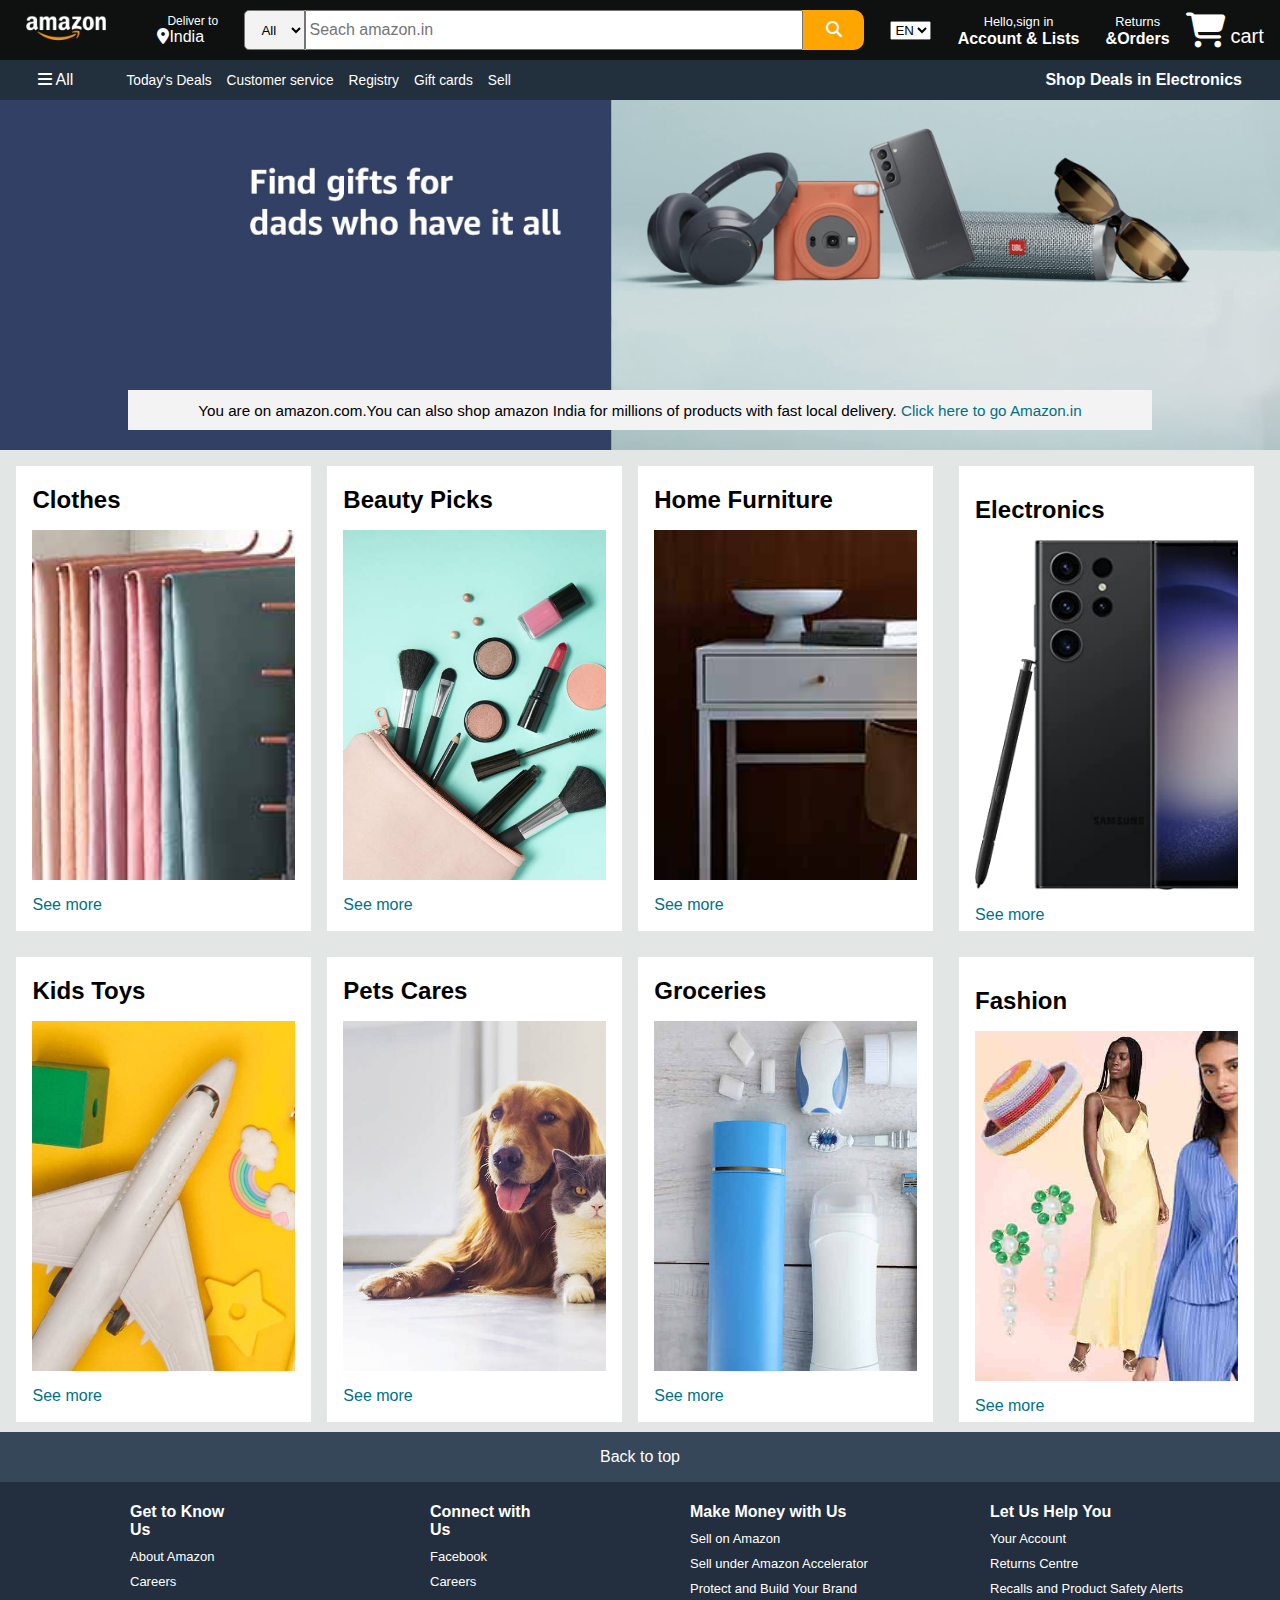
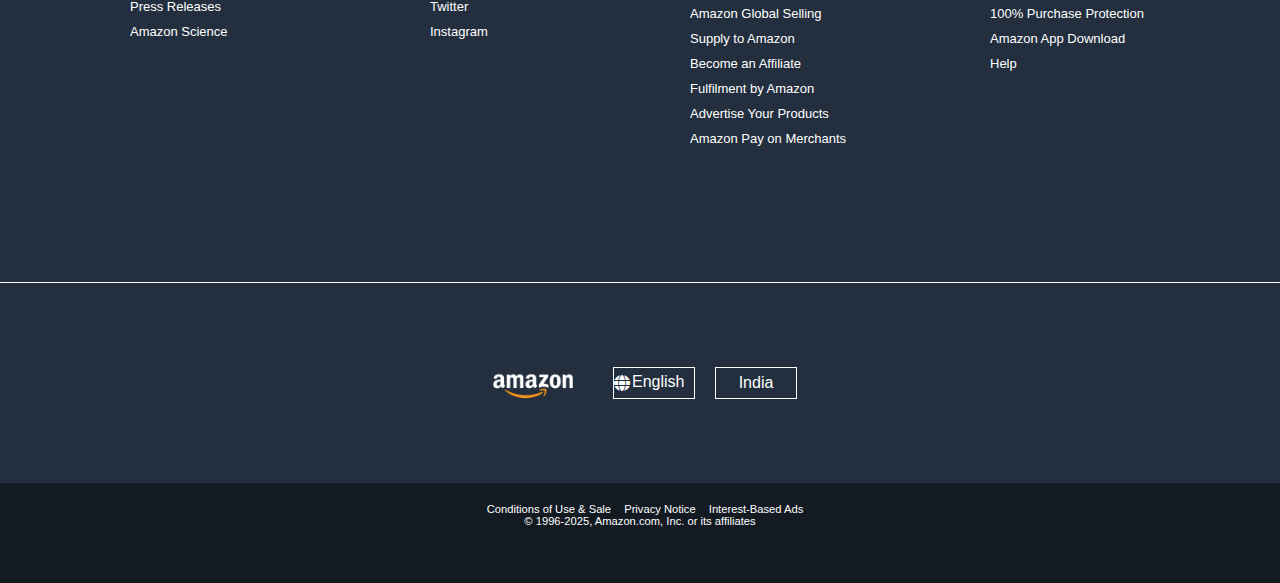
<file: index.html>
<!DOCTYPE html>
<html lang="en">

<head>
    <meta charset="UTF-8">
    <meta name="viewport" content="width=device-width, initial-scale=1.0">
    <title>amazon</title>
    <link rel="stylesheet" href="amazon1.css">
    <link rel="stylesheet" href="https://cdnjs.cloudflare.com/ajax/libs/font-awesome/6.7.2/css/all.min.css">
</head>

<body>
    <header>
        <div class="navbar">
            <div class="navlogo border">
                <div class="logo">

                </div>
            </div>
            <div class="navaddr border">
                <p class="deliver">Deliver to</p>
                <div class="locicon">
                    <i class="fa-solid fa-location-dot"></i>
                    <p>India</p>
                </div>
            </div>

            <div class="searchbar border">
                <select class="allbox">
                    <option>All</option>
                </select>
                <input type="text" placeholder="Seach amazon.in" class="search-input">
                <div class="searchicon">

                    <i class="fa-solid fa-magnifying-glass"></i>
                </div>
            </div>
            <div class="lan border">

                <select>
                    <option>EN</option>
                </select>

            </div>
            <div class="box4 border">
                <p><span>Hello,sign in</span></p>
                <p class="fourth">Account & Lists</p>

            </div>
            <div class="orders border">
                <p><span>Returns</span></p>
                <p class="nav-orders">&Orders</p>
            </div>
            <div class="nav-cart border">
                <i class="fa-solid fa-cart-shopping"></i>
                cart
            </div>
        </div>
        <div class="panel ">
            <div class="fir-panel border">
                <i class="fa-solid fa-bars"></i>
                All
            </div>
            <div class="tags">
                <p>Today's Deals</p>
                <p>Customer service</p>
                <p>Registry</p>
                <p>Gift cards</p>
                <p>Sell</p>
            </div>

            <div class="sec-panel border">
                Shop Deals in Electronics
            </div>

        </div>
    </header>

    <div id="hero">
        <div class="subhero">
            <p>You are on amazon.com.You can also shop amazon India for millions of products with fast local delivery.
                <a href="#">Click here to go Amazon.in</a>
            </p>
        </div>
    </div>

    <div class="shopping">
        <div class="box1 box">
            <div class="box1 content border">
                <h2>Clothes</h2>
                <div class="image1 shop" style="background-image: url('box1_image.jpg');"></div>
                <p>See more</p>
            </div>
        </div>
        <div class="box2 box">
            <div class="box2 content border">
                <h2>Beauty Picks</h2>
                <div class="image2 shop" style="background-image: url('box5_image.jpg');"></div>
                <p>See more</p>
            </div>
        </div>
        <div class="box3 box">
            <div class="box3 content border">
                <h2>Home Furniture</h2>
                <div class="image3 shop" style="background-image: url('box3_image.jpg');"></div>
                <p>See more</p>
            </div>
        </div>
        <div class="box4 box">
            <div class="box4 content border">
                <h2>Electronics</h2>
                <div class="image4 shop" style="background-image: url('box4_image.jpg');"></div>
                <p>See more</p>
            </div>
        </div>
    </div>

    <div class="shopping">
        <div class="box1 box">
            <div class="box1 content border">
                <h2>Kids Toys</h2>
                <div class="image5 shop" style="background-image: url('box7_image.jpg');"></div>
                <p>See more</p>
            </div>
        </div>
        <div class="box2 box">
            <div class="box2 content border">
                <h2>Pets Cares</h2>
                <div class="image6 shop" style="background-image: url('box6_image.jpg');"></div>
                <p>See more</p>
            </div>
        </div>
        <div class="box3 box">
            <div class="box3 content border">
                <h2>Groceries</h2>
                <div class="image7 shop" style="background-image: url('box2_image.jpg');"></div>
                <p>See more</p>
            </div>
        </div>
        <div class="box4 box">
            <div class="box4 content border">
                <h2>Fashion</h2>
                <div class="image8 shop" style="background-image: url('box8_image.jpg');"></div>
                <p>See more</p>
            </div>
        </div>
    </div>

    <footer>
        <div class="foot-panel">
            Back to top
        </div>
        <div class="foot-panel2">
            <div class="foot-box1 foot">
                <ul>
                    <p>Get to Know <br> Us </p>
                    <a href="#">About Amazon</a>
                    <a href="#">Careers</a>
                    <a href="#">Press Releases</a>
                    <a href="#">Amazon Science</a>

                </ul>
            </div>
            <div class="foot-box2 foot">
                <ul>
                    <p>Connect with <br> Us</p>
                    <a href="#">Facebook</a>
                    <a href="#">Careers</a>
                    <a href="#">Twitter</a>
                    <a href="#">Instagram</a>

                </ul>
            </div>
            <div class="foot-box3 foot">
                <p>Make Money with Us</p>
                <a href="#">Sell on Amazon</a>
                <a href="#">Sell under Amazon Accelerator</a>
                <a href="#">Protect and Build Your Brand</a>
                <a href="#">Amazon Global Selling</a>
                <a href="#">Supply to Amazon</a>
                <a href="#">Become an Affiliate</a>
                <a href="#">Fulfilment by Amazon</a>
                <a href="#">Advertise Your Products</a>
                <a href="#">Amazon Pay on Merchants</a>

            </div>
            <div class="foot-box4 foot">
                <p>Let Us Help You</p>
                <a href="#">Your Account</a>
                <a href="#">Returns Centre</a>
                <a href="#">Recalls and Product Safety Alerts</a>
                <a href="#">100% Purchase Protection</a>
                <a href="#">Amazon App Download</a>
                <a href="#">Help</a>
            </div>

        </div>
        <div class="foot-panel3">
            <div class="margin">
                <div class="foot-image"></div>
                <div class="sub-panel3">
                    <div class="foot-logo">
                        <i class="fa-solid fa-globe"></i>
                        <section>
                            <option value="3">English</option>
                        </section>
                    </div>
                    <div class="last">India</div>
                </div>
            </div>
        </div>

        <div class="panel5">
            <div class="pages">
                <a href="#">Conditions of Use & Sale</a>
                <a href="#">Privacy Notice</a>
                <a href="#">Interest-Based Ads</a>
            </div>
            <div class="copy">© 1996-2025, Amazon.com, Inc. or its affiliates</div>
        </div>
    </footer>

</body>

</html>
</file>
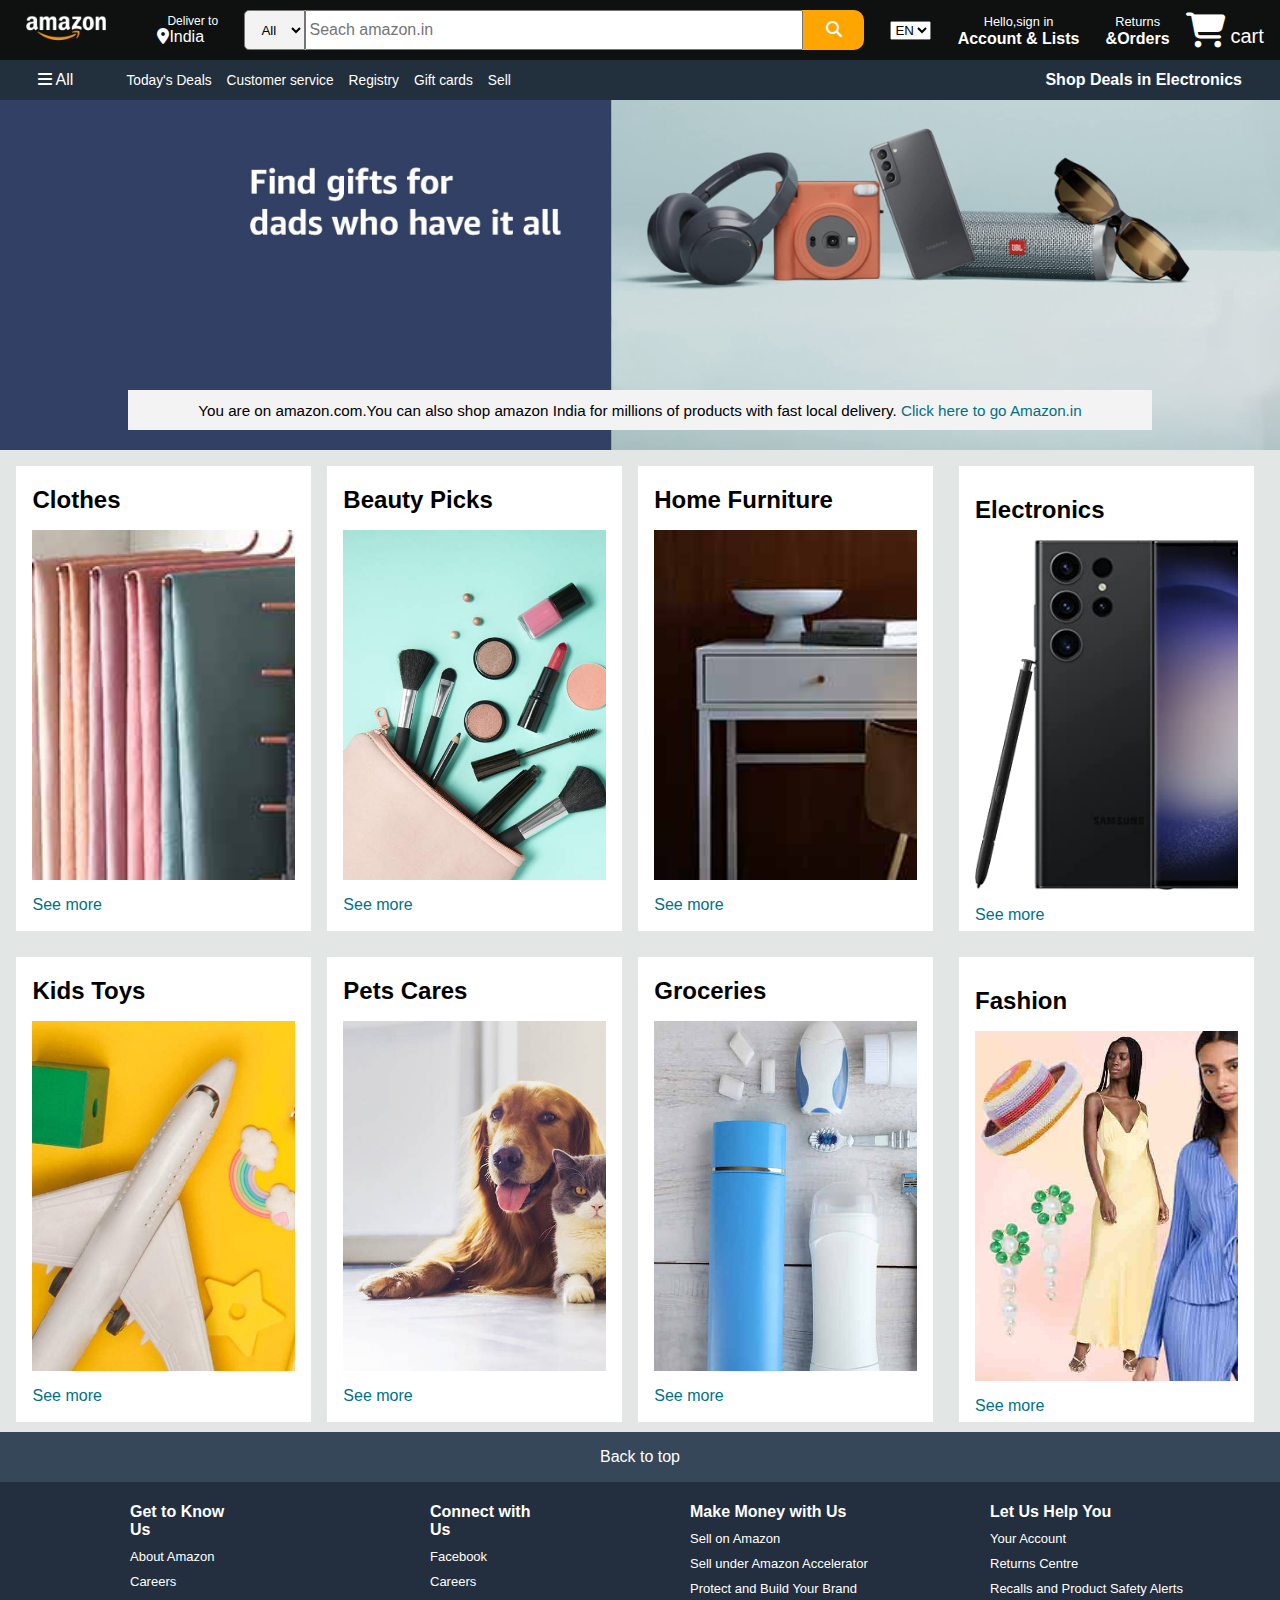
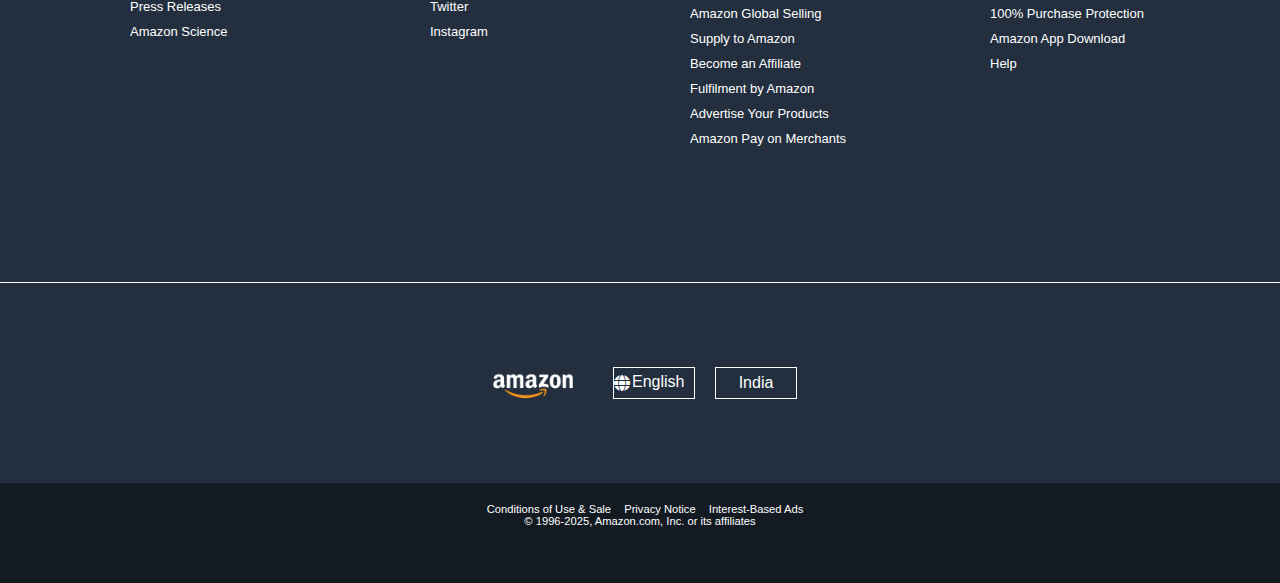
<file: new.html>
<!DOCTYPE html>
<html lang="en">

<head>
    <meta charset="UTF-8">
    <meta name="viewport" content="width=device-width, initial-scale=1.0">
    <title>amazon</title>
    <link rel="stylesheet" href="amazon1.css">
    <link rel="stylesheet" href="https://cdnjs.cloudflare.com/ajax/libs/font-awesome/6.7.2/css/all.min.css">
</head>

<body>
    <header>
        <div class="navbar">
            <div class="navlogo border">
                <div class="logo">

                </div>
            </div>
            <div class="navaddr border">
                <p class="deliver">Deliver to</p>
                <div class="locicon">
                    <i class="fa-solid fa-location-dot"></i>
                    <p>India</p>
                </div>
            </div>

            <div class="searchbar border">
                <select class="allbox">
                    <option>All</option>
                </select>
                <input type="text" placeholder="Seach amazon.in" class="search-input">
                <div class="searchicon">

                    <i class="fa-solid fa-magnifying-glass"></i>
                </div>
            </div>
            <div class="lan border">

                <select>
                    <option>EN</option>
                </select>

            </div>
            <div class="box4 border">
                <p><span>Hello,sign in</span></p>
                <p class="fourth">Account & Lists</p>

            </div>
            <div class="orders border">
                <p><span>Returns</span></p>
                <p class="nav-orders">&Orders</p>
            </div>
            <div class="nav-cart border">
                <i class="fa-solid fa-cart-shopping"></i>
                cart
            </div>
        </div>
        <div class="panel ">
            <div class="fir-panel border">
                <i class="fa-solid fa-bars"></i>
                All
            </div>
            <div class="tags">
                <p>Today's Deals</p>
                <p>Customer service</p>
                <p>Registry</p>
                <p>Gift cards</p>
                <p>Sell</p>
            </div>

            <div class="sec-panel border">
                Shop Deals in Electronics
            </div>

        </div>
    </header>

    <div id="hero">
        <div class="subhero">
            <p>You are on amazon.com.You can also shop amazon India for millions of products with fast local delivery.
                <a href="#">Click here to go Amazon.in</a>
            </p>
        </div>
    </div>

    <div class="shopping">
        <div class="box1 box">
            <div class="box1 content border">
                <h2>Clothes</h2>
                <div class="image1 shop" style="background-image: url('box1_image.jpg');"></div>
                <p>See more</p>
            </div>
        </div>
        <div class="box2 box">
            <div class="box2 content border">
                <h2>Beauty Picks</h2>
                <div class="image2 shop" style="background-image: url('box5_image.jpg');"></div>
                <p>See more</p>
            </div>
        </div>
        <div class="box3 box">
            <div class="box3 content border">
                <h2>Home Furniture</h2>
                <div class="image3 shop" style="background-image: url('box3_image.jpg');"></div>
                <p>See more</p>
            </div>
        </div>
        <div class="box4 box">
            <div class="box4 content border">
                <h2>Electronics</h2>
                <div class="image4 shop" style="background-image: url('box4_image.jpg');"></div>
                <p>See more</p>
            </div>
        </div>
    </div>

    <div class="shopping">
        <div class="box1 box">
            <div class="box1 content border">
                <h2>Kids Toys</h2>
                <div class="image5 shop" style="background-image: url('box7_image.jpg');"></div>
                <p>See more</p>
            </div>
        </div>
        <div class="box2 box">
            <div class="box2 content border">
                <h2>Pets Cares</h2>
                <div class="image6 shop" style="background-image: url('box6_image.jpg');"></div>
                <p>See more</p>
            </div>
        </div>
        <div class="box3 box">
            <div class="box3 content border">
                <h2>Groceries</h2>
                <div class="image7 shop" style="background-image: url('box2_image.jpg');"></div>
                <p>See more</p>
            </div>
        </div>
        <div class="box4 box">
            <div class="box4 content border">
                <h2>Fashion</h2>
                <div class="image8 shop" style="background-image: url('box8_image.jpg');"></div>
                <p>See more</p>
            </div>
        </div>
    </div>

    <footer>
        <div class="foot-panel">
            Back to top
        </div>
        <div class="foot-panel2">
            <div class="foot-box1 foot">
                <ul>
                    <p>Get to Know <br> Us </p>
                    <a href="#">About Amazon</a>
                    <a href="#">Careers</a>
                    <a href="#">Press Releases</a>
                    <a href="#">Amazon Science</a>

                </ul>
            </div>
            <div class="foot-box2 foot">
                <ul>
                    <p>Connect with <br> Us</p>
                    <a href="#">Facebook</a>
                    <a href="#">Careers</a>
                    <a href="#">Twitter</a>
                    <a href="#">Instagram</a>

                </ul>
            </div>
            <div class="foot-box3 foot">
                <p>Make Money with Us</p>
                <a href="#">Sell on Amazon</a>
                <a href="#">Sell under Amazon Accelerator</a>
                <a href="#">Protect and Build Your Brand</a>
                <a href="#">Amazon Global Selling</a>
                <a href="#">Supply to Amazon</a>
                <a href="#">Become an Affiliate</a>
                <a href="#">Fulfilment by Amazon</a>
                <a href="#">Advertise Your Products</a>
                <a href="#">Amazon Pay on Merchants</a>

            </div>
            <div class="foot-box4 foot">
                <p>Let Us Help You</p>
                <a href="#">Your Account</a>
                <a href="#">Returns Centre</a>
                <a href="#">Recalls and Product Safety Alerts</a>
                <a href="#">100% Purchase Protection</a>
                <a href="#">Amazon App Download</a>
                <a href="#">Help</a>
            </div>

        </div>
        <div class="foot-panel3">
            <div class="margin">
                <div class="foot-image"></div>
                <div class="sub-panel3">
                    <div class="foot-logo">
                        <i class="fa-solid fa-globe"></i>
                        <section>
                            <option value="3">English</option>
                        </section>
                    </div>
                    <div class="last">India</div>
                </div>
            </div>
        </div>

        <div class="panel5">
            <div class="pages">
                <a href="#">Conditions of Use & Sale</a>
                <a href="#">Privacy Notice</a>
                <a href="#">Interest-Based Ads</a>
            </div>
            <div class="copy">© 1996-2025, Amazon.com, Inc. or its affiliates</div>
        </div>
    </footer>

</body>

</html>
</file>
<file: amazon1.css>
*{
    margin: 0px;
    font-family: Arial;
}
.navbar{
    height: 60px;
    width: 1525;
    background-color: #0f1111;
    color: white;
    display: flex;
    text-align: center;
    justify-content: space-evenly;
    
}
.navlogo{
    height: 50px;
    width: 100px;
}
.logo{
    background-image:url(amazon_logo.png);
    background-size: cover;
    height: 50px;
    width: 100%;
}
.border:hover{
    border: 1px solid white;
}
.deliver{
    font-size: 0.75rem;
}
.navaddr{
    align-self: center;
    margin-left: 25px;
}
.locicon{
    display: flex;
    font-size: 1rem;
}
.deliver{
    margin-left: 10px;
}
.searchbar{
    display: flex;
    width: 620px;
    height: 40px;
    align-self: center;
    margin-left: 10px;
    background-color: orange;
    justify-content: space-between;
    border-radius: 10px;
}
.searchicon{
    align-self: center;
    width: 10%;
}
.search-input{
    width:80%;
    font-size:1rem ;
}
.allbox{
    background-color: #f3f3f3;
    width:10%;
    text-align: center;
    border: left 4px;
    border-top-left-radius: 5px;
    border-bottom-left-radius: 5px;
}
.lan{
    align-self: center;
    margin-left: 10px;


}
.box4{
    align-self: center;
    margin: 10px;
}

.fourth{
    font-weight: bold;
    text-decoration: none;
}
span{
    font-size:0.8rem;
}
.orders{
    align-self: center;
}
.nav-orders{
    font-weight: bold;

}
.nav-cart{
    font-size: 20px;
    align-self: center;
}
.nav-cart i {
    font-size: 35px;
}
.panel{
    color: white;
    height: 40px;
    background-color:#222f3d;
    display: flex;
    align-items: center;
    justify-content: space-evenly;
}
.tags {
    display: flex;
    width: 70%;
    font-size: 0.86rem;
}
.sec-panel{
    text-align: right;
    font-size:1rem;
    font-weight: 700;
}
.fir-panel
{
 text-align: left;
 
}
.tags p{ 
    margin-left: 15px;
}
.tags p:hover{
    border: 1px solid white;
}
#hero{
    background-image: url(hero_image.jpg);
    height: 350px;
    background-size: cover;
    display: flex;
    justify-content: center;
    align-items: end;
}
.subhero{
    background-color: #f3f3f3;
    color: black;
    height: 40px;
    display: flex;
    justify-content: center;
    align-items: center;
    font-size: 0.95rem;
    width: 80%;
    margin-bottom: 20px;

}
.subhero a{
    color: #007185;
    text-decoration: none;
}
.box{
    height:430px;
    width:23%;
    margin-top: 1rem;
    background-size: cover;
    padding: 20px 0px 15px;
    background-color:white
}
.shopping{
    display: flex;
    justify-content: space-evenly;
    background-color: #e2e7e6;
}
.shop{
    height:350px;
    width: 100%;
    margin-top: 1rem;
    margin-bottom: 1rem;
    background-size:cover;
}


.content{
    margin-left: 1rem;
    margin-right: 1rem;
}
.content p{
    color: #007185;
}

.foot-panel{
    background-color: #37475a;
    height: 50px;
    color: white;
    display: flex;
    justify-content: center;
    align-items: center;

}
.foot-panel2{
    background-color: #232f3e;
    height: 400px;
    display: flex;
    justify-content:space-evenly;
    color: white;
}
.foot{
    width: 200px;
    height: 350px;
    padding: 0px 10px;
    margin-top: 1rem;
}
.foot a{
    color: white;
    text-decoration: none;
    margin-top: 10px;
    display: block;
    font-size: small;
}
.foot p{
    font-weight: 700;
    margin-top: 5px;
}
.foot ul{
    margin-top: 5px;
}
.foot-panel3{
    background-color: #232f3e;
    height: 200px;
    color: white;
    border-top: 0.1px solid white;
    display: flex;
    justify-content: center;
}
.margin{
    align-items: center;
    display: flex;
    justify-content: space-evenly;
}
.foot-image{
    background-image: url("amazon_logo.png");
    height: 50px;
    width: 100px;
    background-size:cover;
}
.foot-logo{
    display: flex;
    height: 30px;
    width: 80px;
    border:0.5px solid white;
    align-items: center;
}
.last{
    display: flex;
    height: 30px;
    width: 80px;
    border:0.5px solid white;
    align-items: center;
    justify-content: center;
    margin-left: 20px;
}
.sub-panel3{
    display: flex;
    margin-left: 30px;
}
.panel5{
    height:80px;
    color: white;
    background-color: #131A22;
    padding-top: 20px;
}
.pages{
    font-size: 0.7rem;
    color: white;
    text-align: center;
}
.copy{
    font-size: 0.7rem;
    text-align: center;
}
.pages a{
    margin-left: 10px;
    color: white;
    text-decoration: none;
}
</file>
